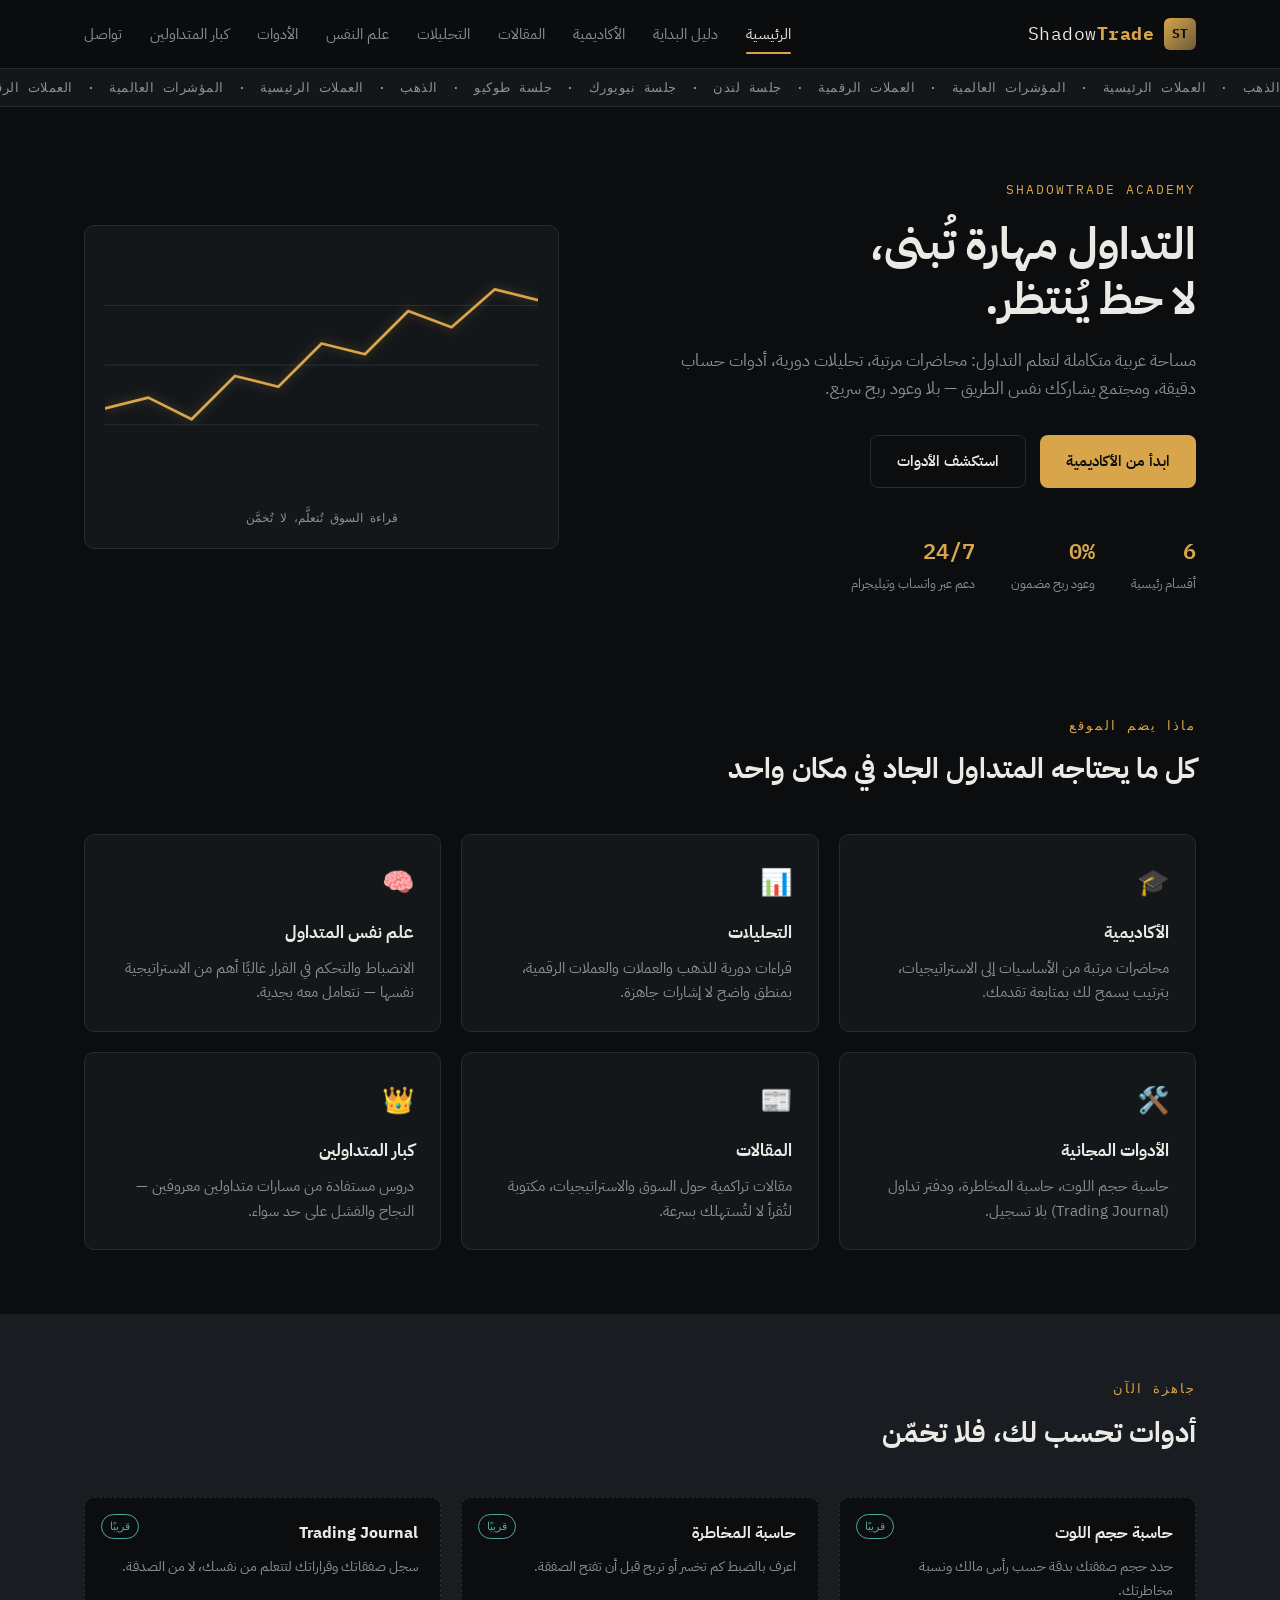
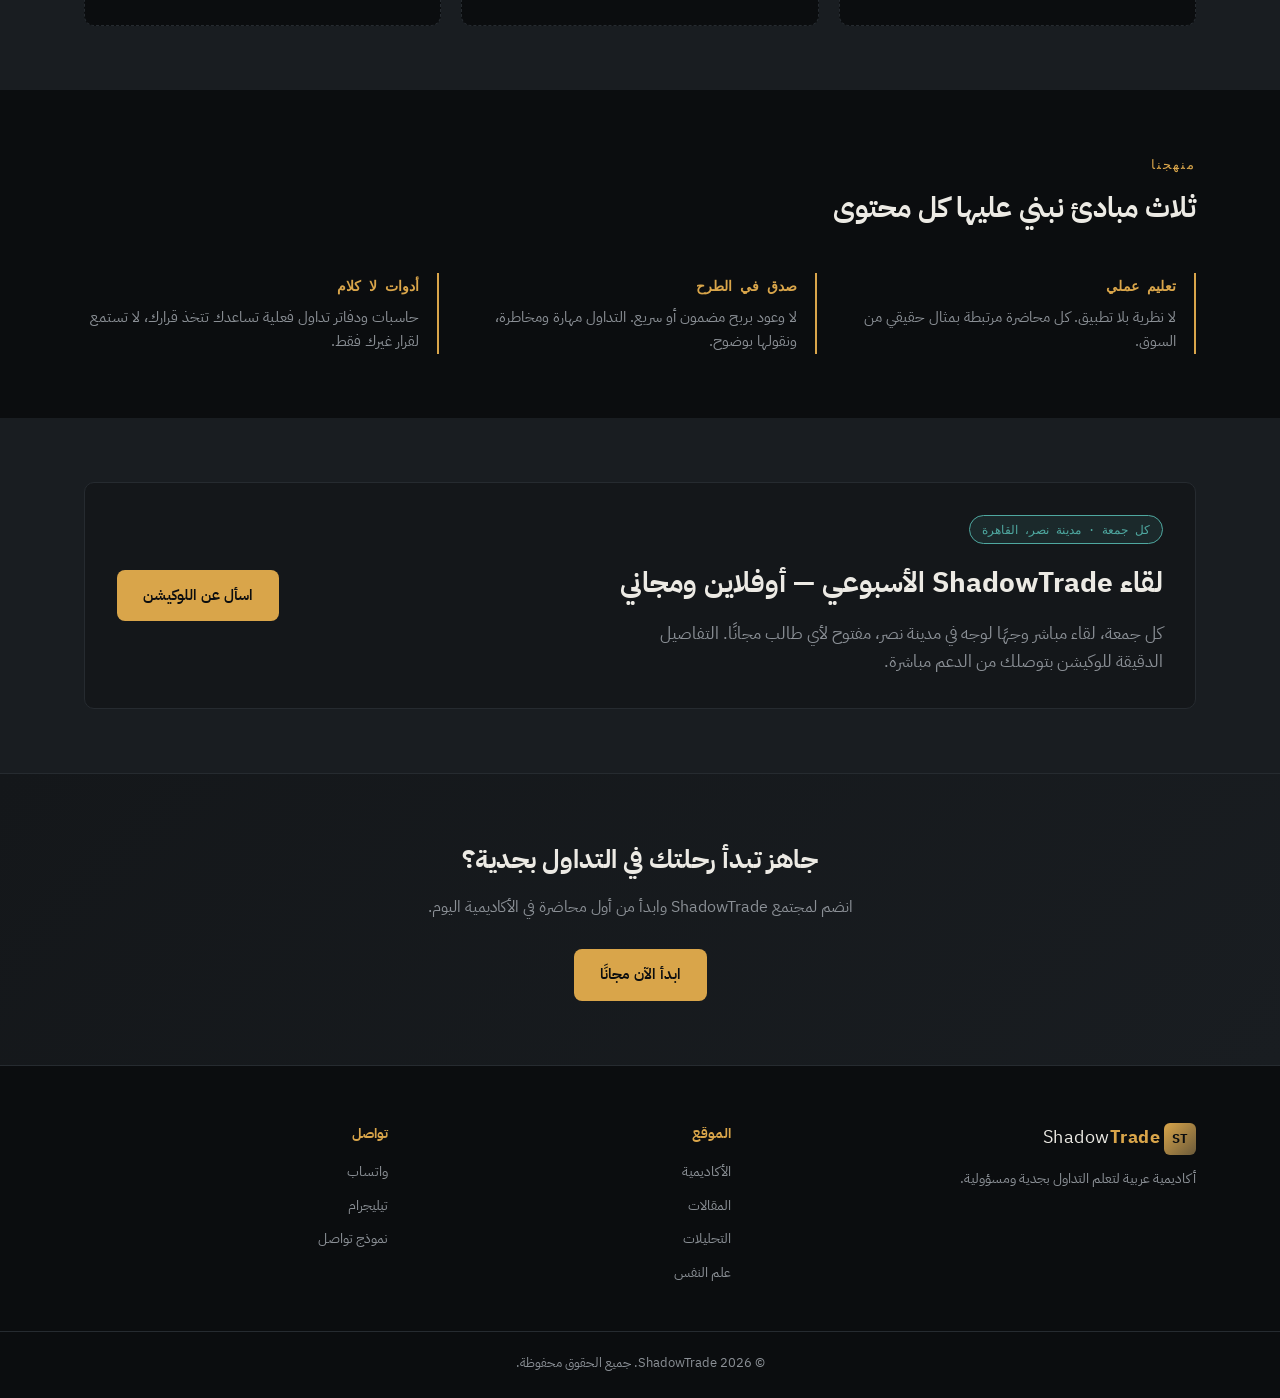
<file: index.html>
<!DOCTYPE html>
<html lang="ar" dir="rtl">
<head>
<meta charset="UTF-8">
<meta name="viewport" content="width=device-width, initial-scale=1.0">
<title>ShadowTrade Academy — تداول بعقلية، لا بمجرد حظ</title>
<meta name="description" content="أكاديمية ShadowTrade: محاضرات، تحليلات، أدوات تداول مجانية، وعلم نفس المتداول — كل ما تحتاجه لتبني مهارة التداول من الصفر.">
<link rel="preconnect" href="https://fonts.googleapis.com">
<link rel="preconnect" href="https://fonts.gstatic.com" crossorigin>
<link href="https://fonts.googleapis.com/css2?family=IBM+Plex+Sans+Arabic:wght@400;500;600;700&family=IBM+Plex+Mono:wght@400;500;600&display=swap" rel="stylesheet">
<link rel="stylesheet" href="style.css">
</head>
<body>

<!-- ===== Header ===== -->
<header class="site-header">
  <div class="wrap header-inner">
    <a href="index.html" class="brand">
      <span class="brand-mark">ST</span>
      <span class="brand-name">Shadow<strong>Trade</strong></span>
    </a>

    <nav class="main-nav" id="mainNav">
      <a href="index.html" class="active">الرئيسية</a>
      <a href="getting-started.html">دليل البداية</a>
      <a href="academy.html">الأكاديمية</a>
      <a href="articles.html">المقالات</a>
      <a href="analysis.html">التحليلات</a>
      <a href="psychology.html">علم النفس</a>
      <a href="tools.html">الأدوات</a>
      <a href="traders.html">كبار المتداولين</a>
      <a href="contact.html">تواصل</a>
    </nav>

    <button class="nav-toggle" id="navToggle" aria-label="فتح القائمة" aria-expanded="false">
      <span></span><span></span><span></span>
    </button>
  </div>
</header>

<!-- ===== Session ticker (illustrative, not live data) ===== -->
<div class="ticker" aria-hidden="true">
  <div class="ticker-track">
    <span>الذهب</span><span>·</span>
    <span>العملات الرئيسية</span><span>·</span>
    <span>المؤشرات العالمية</span><span>·</span>
    <span>العملات الرقمية</span><span>·</span>
    <span>جلسة لندن</span><span>·</span>
    <span>جلسة نيويورك</span><span>·</span>
    <span>جلسة طوكيو</span><span>·</span>
    <span>الذهب</span><span>·</span>
    <span>العملات الرئيسية</span><span>·</span>
    <span>المؤشرات العالمية</span><span>·</span>
    <span>العملات الرقمية</span><span>·</span>
    <span>جلسة لندن</span><span>·</span>
    <span>جلسة نيويورك</span><span>·</span>
    <span>جلسة طوكيو</span><span>·</span>
  </div>
</div>

<!-- ===== Hero ===== -->
<section class="hero">
  <div class="wrap hero-inner">
    <div class="hero-text">
      <p class="eyebrow">SHADOWTRADE ACADEMY</p>
      <h1>التداول مهارة تُبنى،<br>لا حظ يُنتظر.</h1>
      <p class="hero-sub">
        مساحة عربية متكاملة لتعلم التداول: محاضرات مرتبة، تحليلات دورية،
        أدوات حساب دقيقة، ومجتمع يشاركك نفس الطريق — بلا وعود ربح سريع.
      </p>
      <div class="hero-cta">
        <a href="academy.html" class="btn btn-primary">ابدأ من الأكاديمية</a>
        <a href="tools.html" class="btn btn-ghost">استكشف الأدوات</a>
      </div>
      <div class="hero-stats">
        <div><span class="stat-num">6</span><span class="stat-label">أقسام رئيسية</span></div>
        <div><span class="stat-num">0%</span><span class="stat-label">وعود ربح مضمون</span></div>
        <div><span class="stat-num">24/7</span><span class="stat-label">دعم عبر واتساب وتيليجرام</span></div>
      </div>
    </div>

    <div class="hero-chart" aria-hidden="true">
      <svg viewBox="0 0 400 220" class="chart-svg">
        <line x1="0" y1="55" x2="400" y2="55" class="grid-line"/>
        <line x1="0" y1="110" x2="400" y2="110" class="grid-line"/>
        <line x1="0" y1="165" x2="400" y2="165" class="grid-line"/>
        <path class="chart-path" d="M0,150 L40,140 L80,160 L120,120 L160,130 L200,90 L240,100 L280,60 L320,75 L360,40 L400,50" />
        <path class="chart-path chart-path-glow" d="M0,150 L40,140 L80,160 L120,120 L160,130 L200,90 L240,100 L280,60 L320,75 L360,40 L400,50" />
      </svg>
      <span class="chart-tag">قراءة السوق تُتعلَّم، لا تُخمَّن</span>
    </div>
  </div>
</section>

<!-- ===== Feature grid ===== -->
<section class="section" id="explore">
  <div class="wrap">
    <p class="section-label">ماذا يضم الموقع</p>
    <h2 class="section-title">كل ما يحتاجه المتداول الجاد في مكان واحد</h2>

    <div class="grid-cards">
      <a href="academy.html" class="card">
        <span class="card-icon">🎓</span>
        <h3>الأكاديمية</h3>
        <p>محاضرات مرتبة من الأساسيات إلى الاستراتيجيات، بترتيب يسمح لك بمتابعة تقدمك.</p>
      </a>
      <a href="analysis.html" class="card">
        <span class="card-icon">📊</span>
        <h3>التحليلات</h3>
        <p>قراءات دورية للذهب والعملات والعملات الرقمية، بمنطق واضح لا إشارات جاهزة.</p>
      </a>
      <a href="psychology.html" class="card">
        <span class="card-icon">🧠</span>
        <h3>علم نفس المتداول</h3>
        <p>الانضباط والتحكم في القرار غالبًا أهم من الاستراتيجية نفسها — نتعامل معه بجدية.</p>
      </a>
      <a href="tools.html" class="card">
        <span class="card-icon">🛠️</span>
        <h3>الأدوات المجانية</h3>
        <p>حاسبة حجم اللوت، حاسبة المخاطرة، ودفتر تداول (Trading Journal) بلا تسجيل.</p>
      </a>
      <a href="articles.html" class="card">
        <span class="card-icon">📰</span>
        <h3>المقالات</h3>
        <p>مقالات تراكمية حول السوق والاستراتيجيات، مكتوبة لتُقرأ لا لتُستهلك بسرعة.</p>
      </a>
      <a href="traders.html" class="card">
        <span class="card-icon">👑</span>
        <h3>كبار المتداولين</h3>
        <p>دروس مستفادة من مسارات متداولين معروفين — النجاح والفشل على حد سواء.</p>
      </a>
    </div>
  </div>
</section>

<!-- ===== Tools teaser ===== -->
<section class="section section-alt">
  <div class="wrap">
    <p class="section-label">جاهزة الآن</p>
    <h2 class="section-title">أدوات تحسب لك، فلا تخمّن</h2>

    <div class="tools-row">
      <div class="tool-mini">
        <h4>حاسبة حجم اللوت</h4>
        <p>حدد حجم صفقتك بدقة حسب رأس مالك ونسبة مخاطرتك.</p>
        <span class="tool-status">قريبًا</span>
      </div>
      <div class="tool-mini">
        <h4>حاسبة المخاطرة</h4>
        <p>اعرف بالضبط كم تخسر أو تربح قبل أن تفتح الصفقة.</p>
        <span class="tool-status">قريبًا</span>
      </div>
      <div class="tool-mini">
        <h4>Trading Journal</h4>
        <p>سجل صفقاتك وقراراتك لتتعلم من نفسك، لا من الصدفة.</p>
        <span class="tool-status">قريبًا</span>
      </div>
    </div>
  </div>
</section>

<!-- ===== Approach / pillars ===== -->
<section class="section">
  <div class="wrap">
    <p class="section-label">منهجنا</p>
    <h2 class="section-title">ثلاث مبادئ نبني عليها كل محتوى</h2>

    <div class="pillars">
      <div class="pillar">
        <span class="pillar-index">تعليم عملي</span>
        <p>لا نظرية بلا تطبيق. كل محاضرة مرتبطة بمثال حقيقي من السوق.</p>
      </div>
      <div class="pillar">
        <span class="pillar-index">صدق في الطرح</span>
        <p>لا وعود بربح مضمون أو سريع. التداول مهارة ومخاطرة، ونقولها بوضوح.</p>
      </div>
      <div class="pillar">
        <span class="pillar-index">أدوات لا كلام</span>
        <p>حاسبات ودفاتر تداول فعلية تساعدك تتخذ قرارك، لا تستمع لقرار غيرك فقط.</p>
      </div>
    </div>
  </div>
</section>

<!-- ===== Weekly offline meetup ===== -->
<section class="section section-alt">
  <div class="wrap">
    <div class="meetup-card">
      <div class="meetup-info">
        <span class="tier-badge tier-badge-open">كل جمعة · مدينة نصر، القاهرة</span>
        <h2 class="section-title" style="margin-bottom:12px;">لقاء ShadowTrade الأسبوعي — أوفلاين ومجاني</h2>
        <p class="hero-sub" style="margin-bottom:0;">
          كل جمعة، لقاء مباشر وجهًا لوجه في مدينة نصر، مفتوح لأي طالب مجانًا.
          التفاصيل الدقيقة للوكيشن بتوصلك من الدعم مباشرة.
        </p>
      </div>
      <a href="https://wa.me/201131097657" target="_blank" rel="noopener" class="btn btn-primary">اسأل عن اللوكيشن</a>
    </div>
  </div>
</section>

<!-- ===== CTA band ===== -->
<section class="cta-band">
  <div class="wrap cta-inner">
    <h2>جاهز تبدأ رحلتك في التداول بجدية؟</h2>
    <p>انضم لمجتمع ShadowTrade وابدأ من أول محاضرة في الأكاديمية اليوم.</p>
    <a href="academy.html" class="btn btn-primary">ابدأ الآن مجانًا</a>
  </div>
</section>

<!-- ===== Footer ===== -->
<footer class="site-footer">
  <div class="wrap footer-inner">
    <div class="footer-brand">
      <span class="brand-mark">ST</span>
      <span class="brand-name">Shadow<strong>Trade</strong></span>
      <p>أكاديمية عربية لتعلم التداول بجدية ومسؤولية.</p>
    </div>

    <div class="footer-col">
      <h5>الموقع</h5>
      <a href="academy.html">الأكاديمية</a>
      <a href="articles.html">المقالات</a>
      <a href="analysis.html">التحليلات</a>
      <a href="psychology.html">علم النفس</a>
    </div>

    <div class="footer-col">
      <h5>تواصل</h5>
      <a href="https://whatsapp.com/channel/0029Vb8HulV3rZZjToSmQK2K" target="_blank" rel="noopener">واتساب</a>
      <a href="https://t.me/+Hec2GglMw-1kN2Fk" target="_blank" rel="noopener">تيليجرام</a>
      <a href="contact.html">نموذج تواصل</a>
    </div>
  </div>
  <p class="footer-bottom">© 2026 ShadowTrade. جميع الحقوق محفوظة.</p>
</footer>

<script src="script.js"></script>
</body>
</html>
</file>
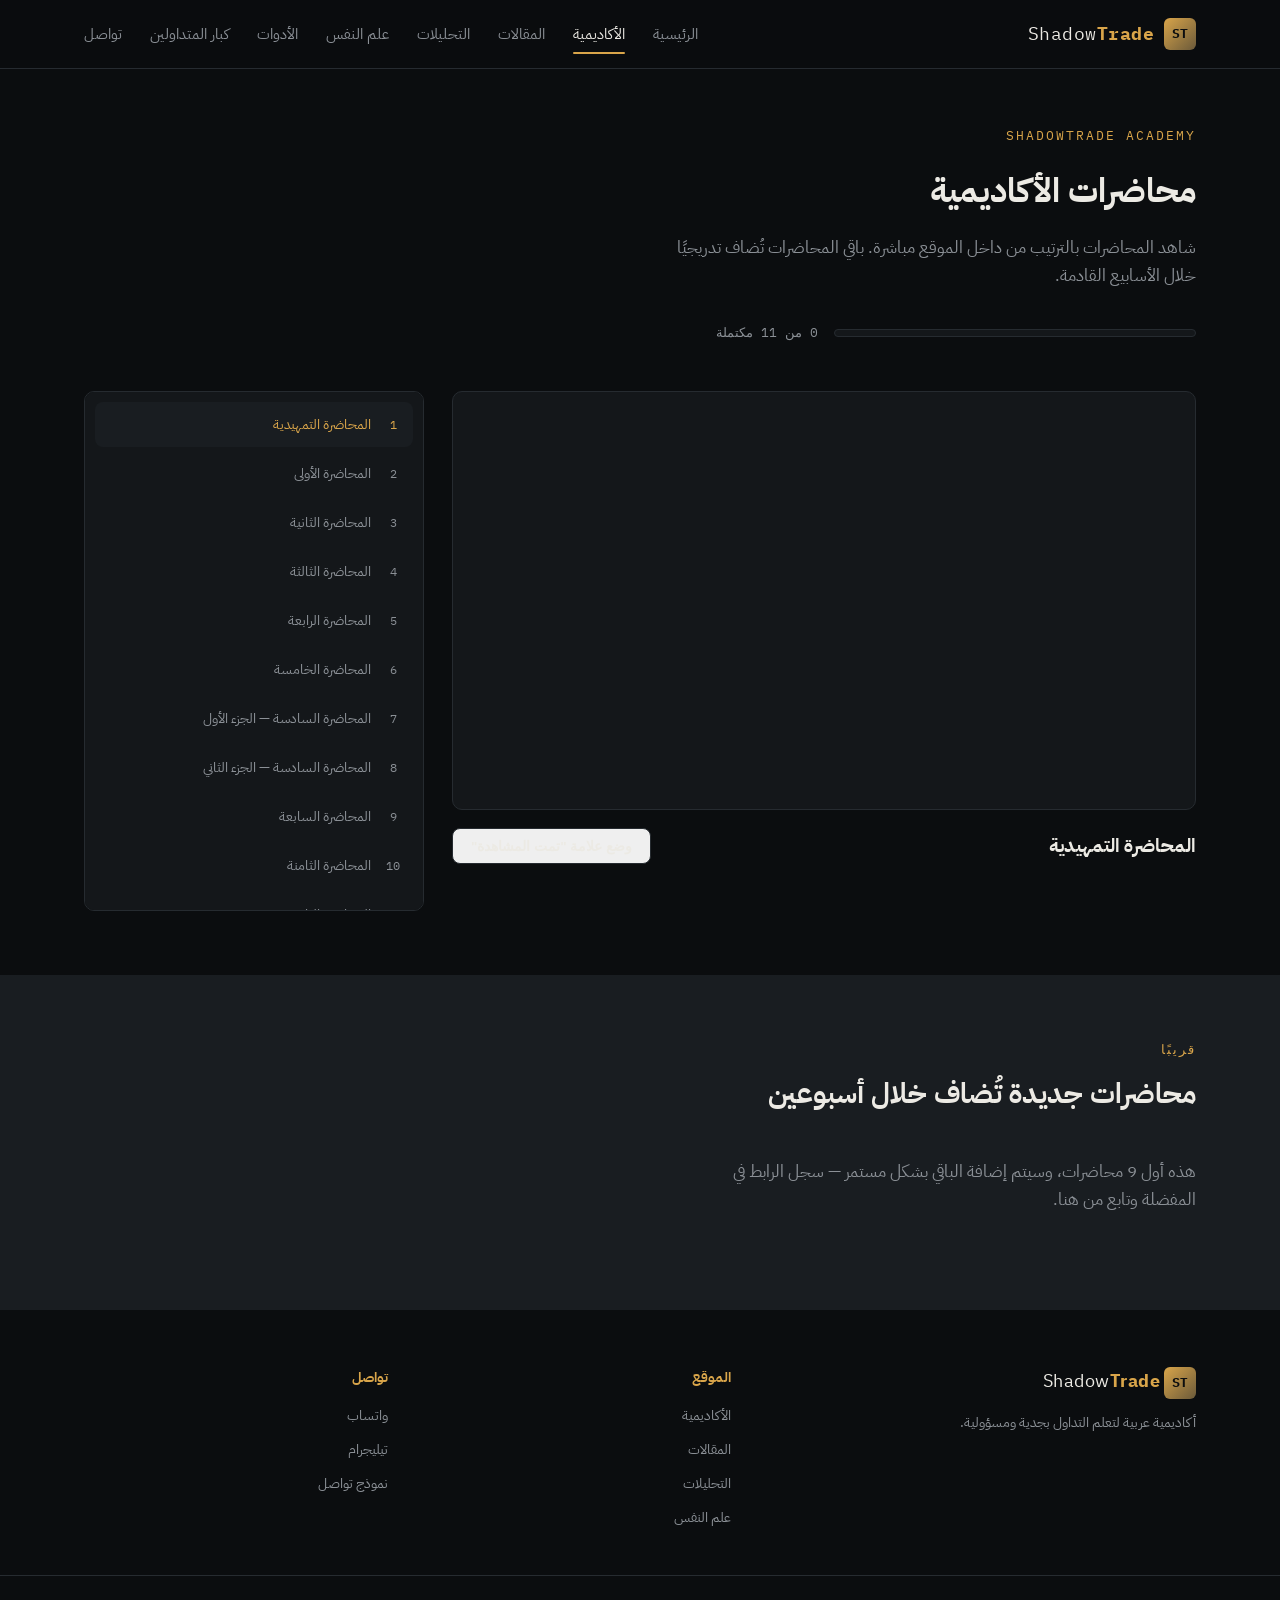
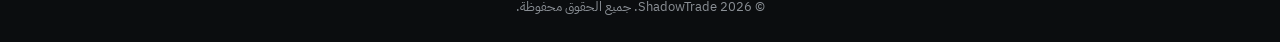
<file: academy.html>
<!DOCTYPE html>
<html lang="ar" dir="rtl">
<head>
<meta charset="UTF-8">
<meta name="viewport" content="width=device-width, initial-scale=1.0">
<title>الأكاديمية — ShadowTrade Academy</title>
<meta name="description" content="محاضرات ShadowTrade الأكاديمية كاملة داخل الموقع، مرتبة من التمهيدية للمحاضرة التاسعة.">
<link rel="preconnect" href="https://fonts.googleapis.com">
<link rel="preconnect" href="https://fonts.gstatic.com" crossorigin>
<link href="https://fonts.googleapis.com/css2?family=IBM+Plex+Sans+Arabic:wght@400;500;600;700&family=IBM+Plex+Mono:wght@400;500;600&display=swap" rel="stylesheet">
<link rel="stylesheet" href="style.css">
</head>
<body>

<!-- ===== Header ===== -->
<header class="site-header">
  <div class="wrap header-inner">
    <a href="index.html" class="brand">
      <span class="brand-mark">ST</span>
      <span class="brand-name">Shadow<strong>Trade</strong></span>
    </a>
    <nav class="main-nav" id="mainNav">
      <a href="index.html">الرئيسية</a>
      <a href="academy.html" class="active">الأكاديمية</a>
      <a href="articles.html">المقالات</a>
      <a href="analysis.html">التحليلات</a>
      <a href="psychology.html">علم النفس</a>
      <a href="tools.html">الأدوات</a>
      <a href="traders.html">كبار المتداولين</a>
      <a href="contact.html">تواصل</a>
    </nav>
    <button class="nav-toggle" id="navToggle" aria-label="فتح القائمة" aria-expanded="false">
      <span></span><span></span><span></span>
    </button>
  </div>
</header>

<!-- ===== Academy header ===== -->
<section class="academy-head">
  <div class="wrap">
    <p class="eyebrow">SHADOWTRADE ACADEMY</p>
    <h1>محاضرات الأكاديمية</h1>
    <p class="hero-sub">شاهد المحاضرات بالترتيب من داخل الموقع مباشرة. باقي المحاضرات تُضاف تدريجيًا خلال الأسابيع القادمة.</p>

    <div class="progress-wrap">
      <div class="progress-bar"><div class="progress-fill" id="progressFill"></div></div>
      <span class="progress-text" id="progressText">0 من 11 مكتملة</span>
    </div>
  </div>
</section>

<!-- ===== Academy body ===== -->
<section class="academy-body">
  <div class="wrap academy-grid">

    <!-- Player -->
    <div class="player-col">
      <div class="player-frame">
        <iframe id="lecturePlayer"
          src=""
          title="مشغل محاضرات ShadowTrade"
          allow="accelerometer; autoplay; clipboard-write; encrypted-media; gyroscope; picture-in-picture"
          allowfullscreen
          loading="lazy">
        </iframe>
      </div>
      <div class="player-info">
        <h2 id="currentTitle">المحاضرة التمهيدية</h2>
        <button class="btn btn-ghost btn-small" id="markWatched">وضع علامة "تمت المشاهدة"</button>
      </div>
    </div>

    <!-- Lecture list -->
    <aside class="lecture-list" id="lectureList"></aside>

  </div>
</section>

<!-- ===== Coming soon note ===== -->
<section class="section section-alt">
  <div class="wrap">
    <p class="section-label">قريبًا</p>
    <h2 class="section-title">محاضرات جديدة تُضاف خلال أسبوعين</h2>
    <p class="hero-sub">هذه أول 9 محاضرات، وسيتم إضافة الباقي بشكل مستمر — سجل الرابط في المفضلة وتابع من هنا.</p>
  </div>
</section>

<!-- ===== Footer ===== -->
<footer class="site-footer">
  <div class="wrap footer-inner">
    <div class="footer-brand">
      <span class="brand-mark">ST</span>
      <span class="brand-name">Shadow<strong>Trade</strong></span>
      <p>أكاديمية عربية لتعلم التداول بجدية ومسؤولية.</p>
    </div>
    <div class="footer-col">
      <h5>الموقع</h5>
      <a href="academy.html">الأكاديمية</a>
      <a href="articles.html">المقالات</a>
      <a href="analysis.html">التحليلات</a>
      <a href="psychology.html">علم النفس</a>
    </div>
    <div class="footer-col">
      <h5>تواصل</h5>
      <a href="#">واتساب</a>
      <a href="#">تيليجرام</a>
      <a href="contact.html">نموذج تواصل</a>
    </div>
  </div>
  <p class="footer-bottom">© 2026 ShadowTrade. جميع الحقوق محفوظة.</p>
</footer>

<script src="script.js"></script>
<script src="academy.js"></script>
</body>
</html>
</file>
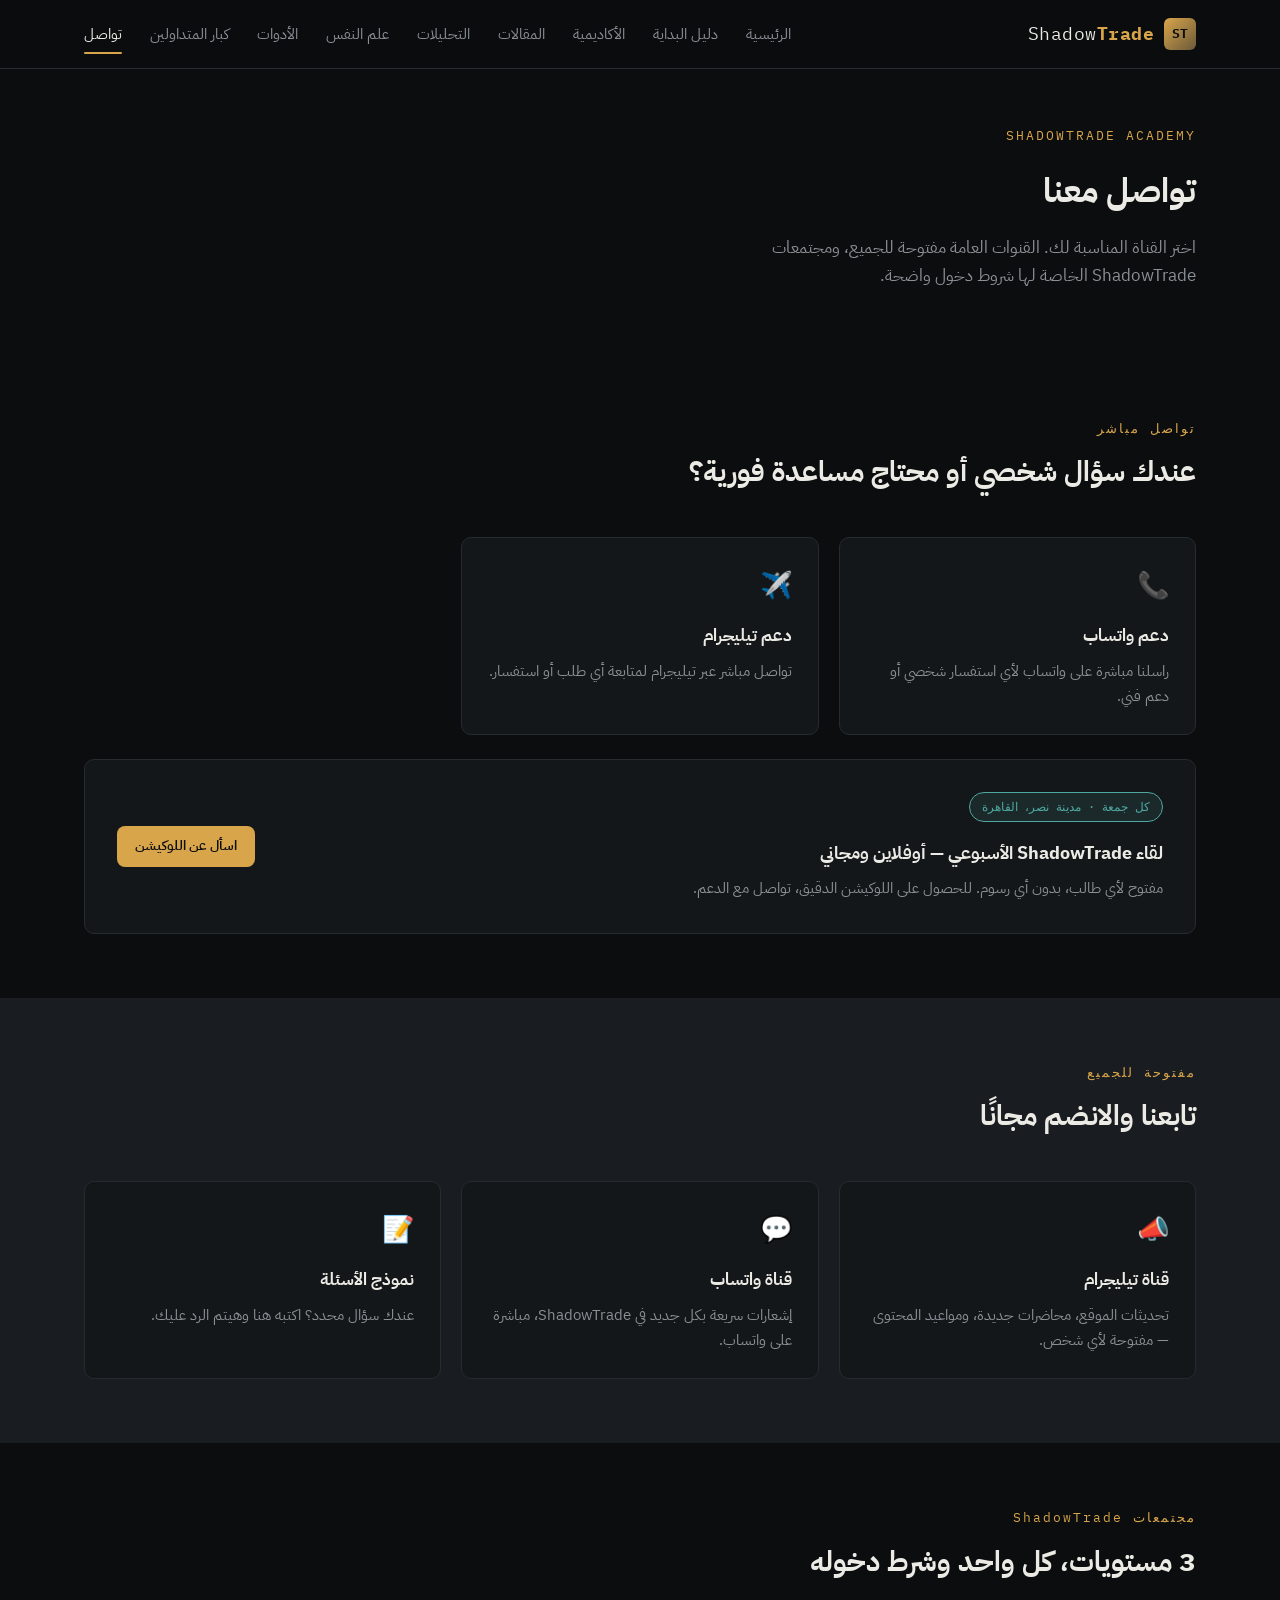
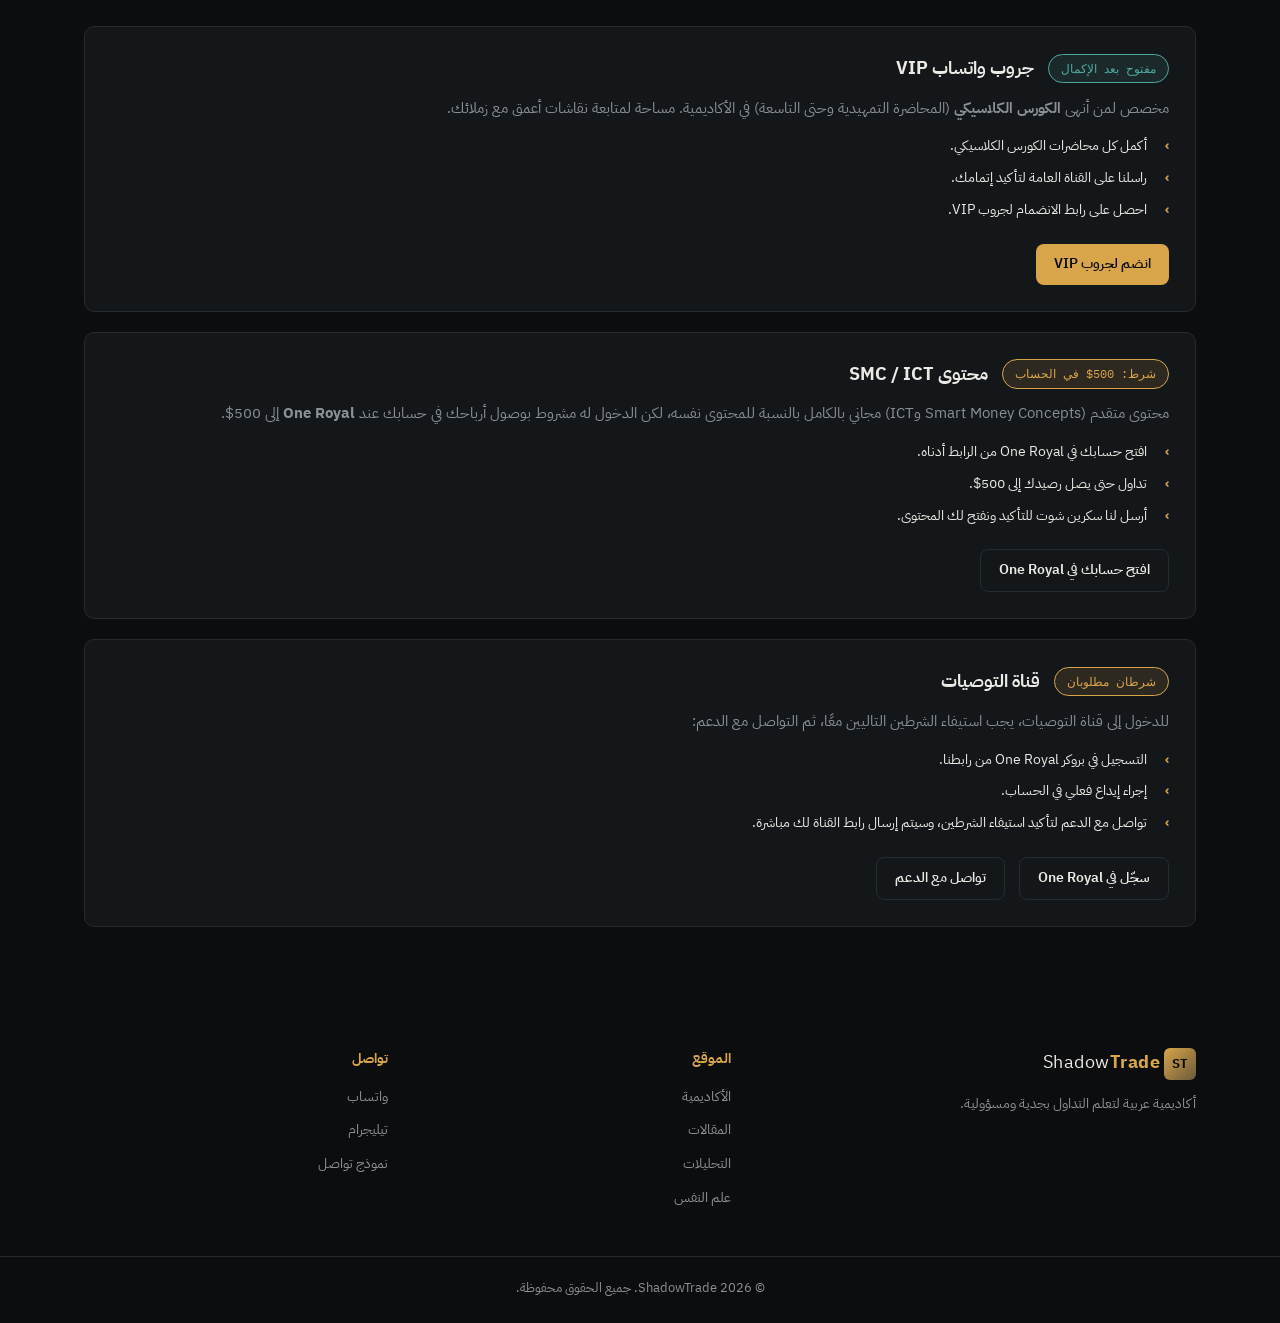
<file: contact.html>
<!DOCTYPE html>
<html lang="ar" dir="rtl">
<head>
<meta charset="UTF-8">
<meta name="viewport" content="width=device-width, initial-scale=1.0">
<title>تواصل معنا — ShadowTrade Academy</title>
<meta name="description" content="تواصل مع ShadowTrade عبر تيليجرام وواتساب، وتعرّف على مستويات المجتمع: القناة العامة، مجتمع VIP، وقناة التوصيات.">
<link rel="preconnect" href="https://fonts.googleapis.com">
<link rel="preconnect" href="https://fonts.gstatic.com" crossorigin>
<link href="https://fonts.googleapis.com/css2?family=IBM+Plex+Sans+Arabic:wght@400;500;600;700&family=IBM+Plex+Mono:wght@400;500;600&display=swap" rel="stylesheet">
<link rel="stylesheet" href="style.css">
</head>
<body>

<!-- ===== Header ===== -->
<header class="site-header">
  <div class="wrap header-inner">
    <a href="index.html" class="brand">
      <span class="brand-mark">ST</span>
      <span class="brand-name">Shadow<strong>Trade</strong></span>
    </a>
    <nav class="main-nav" id="mainNav">
      <a href="index.html">الرئيسية</a>
      <a href="getting-started.html">دليل البداية</a>
      <a href="academy.html">الأكاديمية</a>
      <a href="articles.html">المقالات</a>
      <a href="analysis.html">التحليلات</a>
      <a href="psychology.html">علم النفس</a>
      <a href="tools.html">الأدوات</a>
      <a href="traders.html">كبار المتداولين</a>
      <a href="contact.html" class="active">تواصل</a>
    </nav>
    <button class="nav-toggle" id="navToggle" aria-label="فتح القائمة" aria-expanded="false">
      <span></span><span></span><span></span>
    </button>
  </div>
</header>

<!-- ===== Page head ===== -->
<section class="academy-head">
  <div class="wrap">
    <p class="eyebrow">SHADOWTRADE ACADEMY</p>
    <h1>تواصل معنا</h1>
    <p class="hero-sub">اختر القناة المناسبة لك. القنوات العامة مفتوحة للجميع، ومجتمعات ShadowTrade الخاصة لها شروط دخول واضحة.</p>
  </div>
</section>

<!-- ===== Direct support ===== -->
<section class="section">
  <div class="wrap">
    <p class="section-label">تواصل مباشر</p>
    <h2 class="section-title">عندك سؤال شخصي أو محتاج مساعدة فورية؟</h2>

    <div class="grid-cards">
      <a href="https://wa.me/201131097657" target="_blank" rel="noopener" class="card">
        <span class="card-icon">📞</span>
        <h3>دعم واتساب</h3>
        <p>راسلنا مباشرة على واتساب لأي استفسار شخصي أو دعم فني.</p>
      </a>
      <a href="https://t.me/shadowtrade07" target="_blank" rel="noopener" class="card">
        <span class="card-icon">✈️</span>
        <h3>دعم تيليجرام</h3>
        <p>تواصل مباشر عبر تيليجرام لمتابعة أي طلب أو استفسار.</p>
      </a>
    </div>

    <div class="meetup-card" style="margin-top:24px;">
      <div class="meetup-info">
        <span class="tier-badge tier-badge-open">كل جمعة · مدينة نصر، القاهرة</span>
        <h3 style="font-size:18px; margin-bottom:8px;">لقاء ShadowTrade الأسبوعي — أوفلاين ومجاني</h3>
        <p style="color:var(--text-muted); font-size:14.5px; margin:0;">
          مفتوح لأي طالب، بدون أي رسوم. للحصول على اللوكيشن الدقيق، تواصل مع الدعم.
        </p>
      </div>
      <a href="https://wa.me/201131097657" target="_blank" rel="noopener" class="btn btn-primary btn-small">اسأل عن اللوكيشن</a>
    </div>
  </div>
</section>

<!-- ===== Open channels ===== -->
<section class="section section-alt">
  <div class="wrap">
    <p class="section-label">مفتوحة للجميع</p>
    <h2 class="section-title">تابعنا والانضم مجانًا</h2>

    <div class="grid-cards">
      <a href="https://t.me/+Hec2GglMw-1kN2Fk" target="_blank" rel="noopener" class="card">
        <span class="card-icon">📣</span>
        <h3>قناة تيليجرام</h3>
        <p>تحديثات الموقع، محاضرات جديدة، ومواعيد المحتوى — مفتوحة لأي شخص.</p>
      </a>
      <a href="https://whatsapp.com/channel/0029Vb8HulV3rZZjToSmQK2K" target="_blank" rel="noopener" class="card">
        <span class="card-icon">💬</span>
        <h3>قناة واتساب</h3>
        <p>إشعارات سريعة بكل جديد في ShadowTrade، مباشرة على واتساب.</p>
      </a>
      <a href="https://forms.gle/QRy4x1nKUs7G8Lxg8" target="_blank" rel="noopener" class="card">
        <span class="card-icon">📝</span>
        <h3>نموذج الأسئلة</h3>
        <p>عندك سؤال محدد؟ اكتبه هنا وهيتم الرد عليك.</p>
      </a>
    </div>
  </div>
</section>

<!-- ===== Tiers ===== -->
<section class="section">
  <div class="wrap">
    <p class="section-label">مجتمعات ShadowTrade</p>
    <h2 class="section-title">3 مستويات، كل واحد وشرط دخوله</h2>

    <div class="tier-list">

      <div class="tier-card">
        <div class="tier-head">
          <span class="tier-badge tier-badge-open">مفتوح بعد الإكمال</span>
          <h3>جروب واتساب VIP</h3>
        </div>
        <p>مخصص لمن أنهى <strong>الكورس الكلاسيكي</strong> (المحاضرة التمهيدية وحتى التاسعة) في الأكاديمية. مساحة لمتابعة نقاشات أعمق مع زملائك.</p>
        <ul class="tier-steps">
          <li>أكمل كل محاضرات الكورس الكلاسيكي.</li>
          <li>راسلنا على القناة العامة لتأكيد إتمامك.</li>
          <li>احصل على رابط الانضمام لجروب VIP.</li>
        </ul>
        <a href="https://chat.whatsapp.com/JoFDU7TvbmRGvDoi1bwiao" target="_blank" rel="noopener" class="btn btn-primary btn-small">انضم لجروب VIP</a>
      </div>

      <div class="tier-card">
        <div class="tier-head">
          <span class="tier-badge tier-badge-condition">شرط: 500$ في الحساب</span>
          <h3>محتوى SMC / ICT</h3>
        </div>
        <p>محتوى متقدم (Smart Money Concepts وICT) مجاني بالكامل بالنسبة للمحتوى نفسه، لكن الدخول له مشروط بوصول أرباحك في حسابك عند <strong>One Royal</strong> إلى 500$.</p>
        <ul class="tier-steps">
          <li>افتح حسابك في One Royal من الرابط أدناه.</li>
          <li>تداول حتى يصل رصيدك إلى 500$.</li>
          <li>أرسل لنا سكرين شوت للتأكيد ونفتح لك المحتوى.</li>
        </ul>
        <a href="https://vc.cabinet.oneroyal.com/ar/links/go/15303" target="_blank" rel="noopener" class="btn btn-ghost btn-small">افتح حسابك في One Royal</a>
      </div>

      <div class="tier-card">
        <div class="tier-head">
          <span class="tier-badge tier-badge-condition">شرطان مطلوبان</span>
          <h3>قناة التوصيات</h3>
        </div>
        <p>للدخول إلى قناة التوصيات، يجب استيفاء الشرطين التاليين معًا، ثم التواصل مع الدعم:</p>
        <ul class="tier-steps">
          <li>التسجيل في بروكر One Royal من رابطنا.</li>
          <li>إجراء إيداع فعلي في الحساب.</li>
          <li>تواصل مع الدعم لتأكيد استيفاء الشرطين، وسيتم إرسال رابط القناة لك مباشرة.</li>
        </ul>
        <a href="https://vc.cabinet.oneroyal.com/ar/links/go/15303" target="_blank" rel="noopener" class="btn btn-ghost btn-small">سجّل في One Royal</a>
        <a href="https://wa.me/201131097657" target="_blank" rel="noopener" class="btn btn-ghost btn-small">تواصل مع الدعم</a>
      </div>

    </div>
  </div>
</section>

<!-- ===== Footer ===== -->
<footer class="site-footer">
  <div class="wrap footer-inner">
    <div class="footer-brand">
      <span class="brand-mark">ST</span>
      <span class="brand-name">Shadow<strong>Trade</strong></span>
      <p>أكاديمية عربية لتعلم التداول بجدية ومسؤولية.</p>
    </div>
    <div class="footer-col">
      <h5>الموقع</h5>
      <a href="academy.html">الأكاديمية</a>
      <a href="articles.html">المقالات</a>
      <a href="analysis.html">التحليلات</a>
      <a href="psychology.html">علم النفس</a>
    </div>
    <div class="footer-col">
      <h5>تواصل</h5>
      <a href="https://whatsapp.com/channel/0029Vb8HulV3rZZjToSmQK2K" target="_blank" rel="noopener">واتساب</a>
      <a href="https://t.me/+Hec2GglMw-1kN2Fk" target="_blank" rel="noopener">تيليجرام</a>
      <a href="contact.html">نموذج تواصل</a>
    </div>
  </div>
  <p class="footer-bottom">© 2026 ShadowTrade. جميع الحقوق محفوظة.</p>
</footer>

<script src="script.js"></script>
</body>
</html>
</file>
<file: style.css>
/* ============================================
   ShadowTrade Academy — Design Tokens
   Palette: Terminal graphite + amber phosphor
   ============================================ */
:root{
  --bg:            #0B0D0F;
  --surface:       #14171A;
  --surface-alt:   #191D21;
  --border:        #262B30;
  --text:          #ECEAE4;
  --text-muted:    #8B9096;
  --amber:         #D9A54A;
  --amber-strong:  #E8B85E;
  --teal:          #4FA8A0;
  --brass-dim:     #6B5A3A;

  --font-arabic: "IBM Plex Sans Arabic", "Segoe UI", sans-serif;
  --font-mono:   "IBM Plex Mono", monospace;

  --radius: 10px;
  --wrap: 1160px;
}

*{margin:0;padding:0;box-sizing:border-box;}
html{scroll-behavior:smooth;}

body{
  background:var(--bg);
  color:var(--text);
  font-family:var(--font-arabic);
  line-height:1.7;
  font-size:16px;
}

.wrap{
  max-width:var(--wrap);
  margin-inline:auto;
  padding-inline:24px;
}

a{color:inherit;text-decoration:none;}
img{max-width:100%;display:block;}

@media (prefers-reduced-motion: reduce){
  *{animation-duration:0.01ms !important; animation-iteration-count:1 !important; transition-duration:0.01ms !important;}
}

/* ============ Header ============ */
.site-header{
  position:sticky; top:0; z-index:50;
  background:rgba(11,13,15,0.9);
  backdrop-filter:blur(8px);
  border-bottom:1px solid var(--border);
}
.header-inner{
  display:flex; align-items:center; justify-content:space-between;
  height:68px;
}
.brand{display:flex; align-items:center; gap:10px; font-family:var(--font-mono);}
.brand-mark{
  display:inline-flex; align-items:center; justify-content:center;
  width:32px; height:32px; border-radius:6px;
  background:linear-gradient(135deg, var(--amber), var(--brass-dim));
  color:#0B0D0F; font-weight:700; font-size:13px;
}
.brand-name{font-size:18px; letter-spacing:0.5px;}
.brand-name strong{color:var(--amber);}

.main-nav{display:flex; gap:28px;}
.main-nav a{
  font-size:14.5px; color:var(--text-muted);
  padding-block:6px; position:relative;
  transition:color .2s;
}
.main-nav a:hover, .main-nav a.active{color:var(--text);}
.main-nav a.active::after{
  content:""; position:absolute; right:0; left:0; bottom:-2px;
  height:2px; background:var(--amber); border-radius:2px;
}

.nav-toggle{
  display:none; flex-direction:column; gap:5px;
  background:none; border:none; cursor:pointer; padding:8px;
}
.nav-toggle span{width:22px; height:2px; background:var(--text);}

/* ============ Ticker ============ */
.ticker{
  background:var(--surface);
  border-bottom:1px solid var(--border);
  overflow:hidden;
  white-space:nowrap;
}
.ticker-track{
  display:inline-flex; gap:14px;
  padding-block:8px;
  font-family:var(--font-mono); font-size:12.5px;
  color:var(--text-muted); letter-spacing:0.5px;
  animation: ticker-scroll 40s linear infinite;
}
.ticker-track span:nth-of-type(2n){color:var(--amber);}
@keyframes ticker-scroll{
  from{transform:translateX(0);}
  to{transform:translateX(-50%);}
}

/* ============ Hero ============ */
.hero{padding-block:72px 56px;}
.hero-inner{
  display:grid; grid-template-columns:1.1fr 0.9fr;
  gap:56px; align-items:center;
}
.eyebrow{
  font-family:var(--font-mono); font-size:12.5px;
  color:var(--amber); letter-spacing:2px;
  margin-bottom:16px;
}
.hero h1{
  font-size:44px; line-height:1.25; font-weight:700;
  margin-bottom:20px;
}
.hero-sub{
  color:var(--text-muted); font-size:16.5px; max-width:520px;
  margin-bottom:32px;
}
.hero-cta{display:flex; gap:14px; margin-bottom:44px; flex-wrap:wrap;}

.btn{
  display:inline-flex; align-items:center; justify-content:center;
  padding:13px 26px; border-radius:8px; font-size:15px; font-weight:600;
  transition:transform .15s, background .2s, border-color .2s;
}
.btn:focus-visible{outline:2px solid var(--amber); outline-offset:2px;}
.btn-primary{background:var(--amber); color:#0B0D0F;}
.btn-primary:hover{background:var(--amber-strong); transform:translateY(-1px);}
.btn-ghost{border:1px solid var(--border); color:var(--text);}
.btn-ghost:hover{border-color:var(--amber); color:var(--amber);}

.hero-stats{display:flex; gap:36px;}
.hero-stats > div{display:flex; flex-direction:column;}
.stat-num{font-family:var(--font-mono); font-size:22px; color:var(--amber); font-weight:600;}
.stat-label{font-size:12.5px; color:var(--text-muted); margin-top:4px;}

.hero-chart{
  background:var(--surface);
  border:1px solid var(--border);
  border-radius:var(--radius);
  padding:20px;
}
.chart-svg{width:100%; height:auto;}
.grid-line{stroke:var(--border); stroke-width:1;}
.chart-path{
  fill:none; stroke:var(--amber); stroke-width:2.5;
  stroke-linecap:round; stroke-linejoin:round;
  stroke-dasharray:1000;
  stroke-dashoffset:1000;
  animation:draw-line 2.2s ease forwards;
}
.chart-path-glow{
  stroke:var(--amber); stroke-width:6; opacity:0.15; filter:blur(4px);
}
@keyframes draw-line{ to{stroke-dashoffset:0;} }
.chart-tag{
  display:block; margin-top:14px; text-align:center;
  font-family:var(--font-mono); font-size:12px; color:var(--text-muted);
}

/* ============ Sections ============ */
.section{padding-block:64px;}
.section-alt{background:var(--surface-alt);}
.section-label{
  font-family:var(--font-mono); font-size:12.5px;
  color:var(--amber); letter-spacing:2px; margin-bottom:10px;
}
.section-title{font-size:28px; font-weight:700; margin-bottom:40px; max-width:640px;}

.grid-cards{
  display:grid; grid-template-columns:repeat(3, 1fr); gap:20px;
}
.card{
  background:var(--surface);
  border:1px solid var(--border);
  border-radius:var(--radius);
  padding:26px;
  transition:border-color .2s, transform .2s;
}
.card:hover{border-color:var(--amber); transform:translateY(-3px);}
.card-icon{font-size:26px; display:block; margin-bottom:14px;}
.card h3{font-size:17px; margin-bottom:8px;}
.card p{font-size:14.5px; color:var(--text-muted);}

.tools-row{display:grid; grid-template-columns:repeat(3,1fr); gap:20px;}
.tool-mini{
  background:var(--bg);
  border:1px dashed var(--border);
  border-radius:var(--radius);
  padding:22px; position:relative;
}
.tool-mini h4{font-size:16px; margin-bottom:8px;}
.tool-mini p{font-size:14px; color:var(--text-muted);}
.tool-status{
  position:absolute; top:16px; left:16px;
  font-family:var(--font-mono); font-size:11px;
  color:var(--teal); border:1px solid var(--teal);
  padding:2px 8px; border-radius:20px;
}

.pillars{display:grid; grid-template-columns:repeat(3,1fr); gap:24px;}
.pillar{border-right:2px solid var(--amber); padding-right:18px;}
.pillar-index{
  display:block; font-family:var(--font-mono); font-size:14px;
  color:var(--amber); margin-bottom:8px; font-weight:600;
}
.pillar p{color:var(--text-muted); font-size:14.5px;}

/* ============ CTA band ============ */
.cta-band{
  background:linear-gradient(135deg, var(--surface), var(--surface-alt));
  border-top:1px solid var(--border);
  border-bottom:1px solid var(--border);
  padding-block:64px;
}
.cta-inner{text-align:center;}
.cta-band h2{font-size:26px; margin-bottom:12px;}
.cta-band p{color:var(--text-muted); margin-bottom:28px;}

/* ============ Footer ============ */
.site-footer{padding-block:56px 24px;}
.footer-inner{
  display:grid; grid-template-columns:1.4fr 1fr 1fr; gap:40px;
  margin-bottom:36px;
}
.footer-brand p{color:var(--text-muted); font-size:14px; margin-top:12px; max-width:260px;}
.footer-col h5{font-size:14px; color:var(--amber); margin-bottom:14px;}
.footer-col a{display:block; color:var(--text-muted); font-size:14px; margin-bottom:10px;}
.footer-col a:hover{color:var(--text);}
.footer-bottom{
  text-align:center; font-size:13px; color:var(--text-muted);
  border-top:1px solid var(--border); padding-top:20px;
}

/* ============ Academy page ============ */
.academy-head{padding-block:56px 32px;}
.academy-head h1{font-size:34px; font-weight:700; margin-bottom:14px;}

.progress-wrap{display:flex; align-items:center; gap:16px; margin-top:28px; max-width:480px;}
.progress-bar{flex:1; height:8px; background:var(--surface); border:1px solid var(--border); border-radius:20px; overflow:hidden;}
.progress-fill{height:100%; background:var(--amber); width:0%; transition:width .3s ease;}
.progress-text{font-family:var(--font-mono); font-size:12.5px; color:var(--text-muted); white-space:nowrap;}

.academy-body{padding-block:16px 64px;}
.academy-grid{
  display:grid; grid-template-columns:1fr 340px; gap:28px; align-items:start;
}

.player-frame{
  position:relative; width:100%; aspect-ratio:16/9;
  background:var(--surface); border:1px solid var(--border); border-radius:var(--radius);
  overflow:hidden;
}
.player-frame iframe{position:absolute; inset:0; width:100%; height:100%; border:0;}

.player-info{
  display:flex; align-items:center; justify-content:space-between;
  gap:16px; margin-top:18px; flex-wrap:wrap;
}
.player-info h2{font-size:19px;}
.btn-small{padding:9px 18px; font-size:13.5px;}
.btn-small.watched{border-color:var(--teal); color:var(--teal);}

.lecture-list{
  background:var(--surface); border:1px solid var(--border); border-radius:var(--radius);
  padding:10px; max-height:520px; overflow-y:auto;
  display:flex; flex-direction:column; gap:4px;
}
.lecture-item{
  display:flex; align-items:center; gap:12px;
  background:none; border:none; text-align:right;
  padding:12px 10px; border-radius:8px; cursor:pointer;
  color:var(--text-muted); font-family:var(--font-arabic); font-size:14px;
  width:100%; transition:background .15s, color .15s;
}
.lecture-item:hover{background:var(--surface-alt); color:var(--text);}
.lecture-item.active{background:var(--surface-alt); color:var(--amber);}
.lecture-num{
  font-family:var(--font-mono); font-size:12px; color:var(--text-muted);
  min-width:20px; text-align:center;
}
.lecture-item.active .lecture-num{color:var(--amber);}
.lecture-title{flex:1;}
.lecture-check{color:var(--teal); font-weight:700; min-width:16px; text-align:center;}

/* ============ Tier cards (contact page) ============ */
.tier-list{display:flex; flex-direction:column; gap:20px;}
.tier-card{
  background:var(--surface); border:1px solid var(--border); border-radius:var(--radius);
  padding:26px;
}
.tier-head{display:flex; align-items:center; gap:14px; flex-wrap:wrap; margin-bottom:12px;}
.tier-head h3{font-size:18px;}
.tier-badge{
  font-family:var(--font-mono); font-size:11.5px; padding:4px 12px;
  border-radius:20px; white-space:nowrap;
}
.tier-badge-open{background:rgba(79,168,160,0.12); color:var(--teal); border:1px solid var(--teal);}
.tier-badge-condition{background:rgba(217,165,74,0.12); color:var(--amber); border:1px solid var(--amber);}
.tier-card p{color:var(--text-muted); font-size:14.5px; margin-bottom:14px;}
.tier-steps{list-style:none; margin-bottom:18px; display:flex; flex-direction:column; gap:8px;}
.tier-steps li{
  font-size:14px; color:var(--text); padding-right:22px; position:relative;
}
.tier-steps li::before{
  content:"›"; position:absolute; right:0; color:var(--amber); font-weight:700;
}
.tier-card .btn{margin-inline-end:10px; margin-top:4px;}
.tier-disclaimer{
  font-size:12.5px; color:var(--text-muted); margin-top:24px;
  border-top:1px solid var(--border); padding-top:18px; line-height:1.8;
}

/* ============ Step cards (getting started) ============ */
.step-list{display:flex; flex-direction:column; gap:10px;}
.step-card{
  display:flex; align-items:center; gap:18px;
  background:var(--surface); border:1px solid var(--border); border-radius:var(--radius);
  padding:18px 20px; transition:border-color .2s, transform .2s;
}
.step-card:hover{border-color:var(--amber); transform:translateX(-3px);}
.step-num{
  font-family:var(--font-mono); font-weight:700; font-size:15px;
  min-width:34px; height:34px; display:flex; align-items:center; justify-content:center;
  background:var(--surface-alt); border:1px solid var(--border); border-radius:50%;
  color:var(--amber);
}
.step-card h3{font-size:16px; margin-bottom:4px;}
.step-card p{font-size:13.5px; color:var(--text-muted); margin:0;}
.step-arrow{margin-inline-start:auto; font-size:20px; color:var(--text-muted);}

/* ============ Live note (academy page) ============ */
.live-note{
  display:flex; align-items:flex-start; gap:12px;
  background:var(--surface); border:1px solid var(--border); border-radius:var(--radius);
  padding:16px 18px; margin-top:22px; max-width:640px;
}
.live-dot{
  width:9px; height:9px; border-radius:50%; background:#E15757;
  margin-top:6px; flex-shrink:0;
  box-shadow:0 0 0 0 rgba(225,87,87,0.5);
  animation:live-pulse 2s infinite;
}
@keyframes live-pulse{
  0%{box-shadow:0 0 0 0 rgba(225,87,87,0.4);}
  70%{box-shadow:0 0 0 8px rgba(225,87,87,0);}
  100%{box-shadow:0 0 0 0 rgba(225,87,87,0);}
}
.live-note p{font-size:13.5px; color:var(--text-muted); margin:0; line-height:1.8;}
.live-note a{color:var(--amber); font-weight:600;}

/* ============ Meetup card (homepage) ============ */
.meetup-card{
  display:flex; align-items:center; justify-content:space-between; gap:32px;
  background:var(--surface); border:1px solid var(--border); border-radius:var(--radius);
  padding:32px;
}
.meetup-info .tier-badge{display:inline-block; margin-bottom:16px;}
.meetup-card .btn{flex-shrink:0;}

/* ============ Responsive (base) ============ */
@media (max-width: 900px){
  .main-nav{
    position:absolute; top:68px; right:0; left:0;
    background:var(--bg); border-bottom:1px solid var(--border);
    flex-direction:column; padding:16px 24px; gap:16px;
    display:none;
  }
  .main-nav.open{display:flex;}
  .nav-toggle{display:flex;}
  .hero-inner{grid-template-columns:1fr;}
  .hero h1{font-size:32px;}
  .grid-cards, .tools-row, .pillars{grid-template-columns:1fr;}
  .footer-inner{grid-template-columns:1fr; gap:28px;}
  .academy-grid{grid-template-columns:1fr;}
  .lecture-list{max-height:340px;}
  .meetup-card{flex-direction:column; align-items:flex-start; text-align:right;}
  .meetup-card .btn{width:100%; justify-content:center;}
}
</file>
